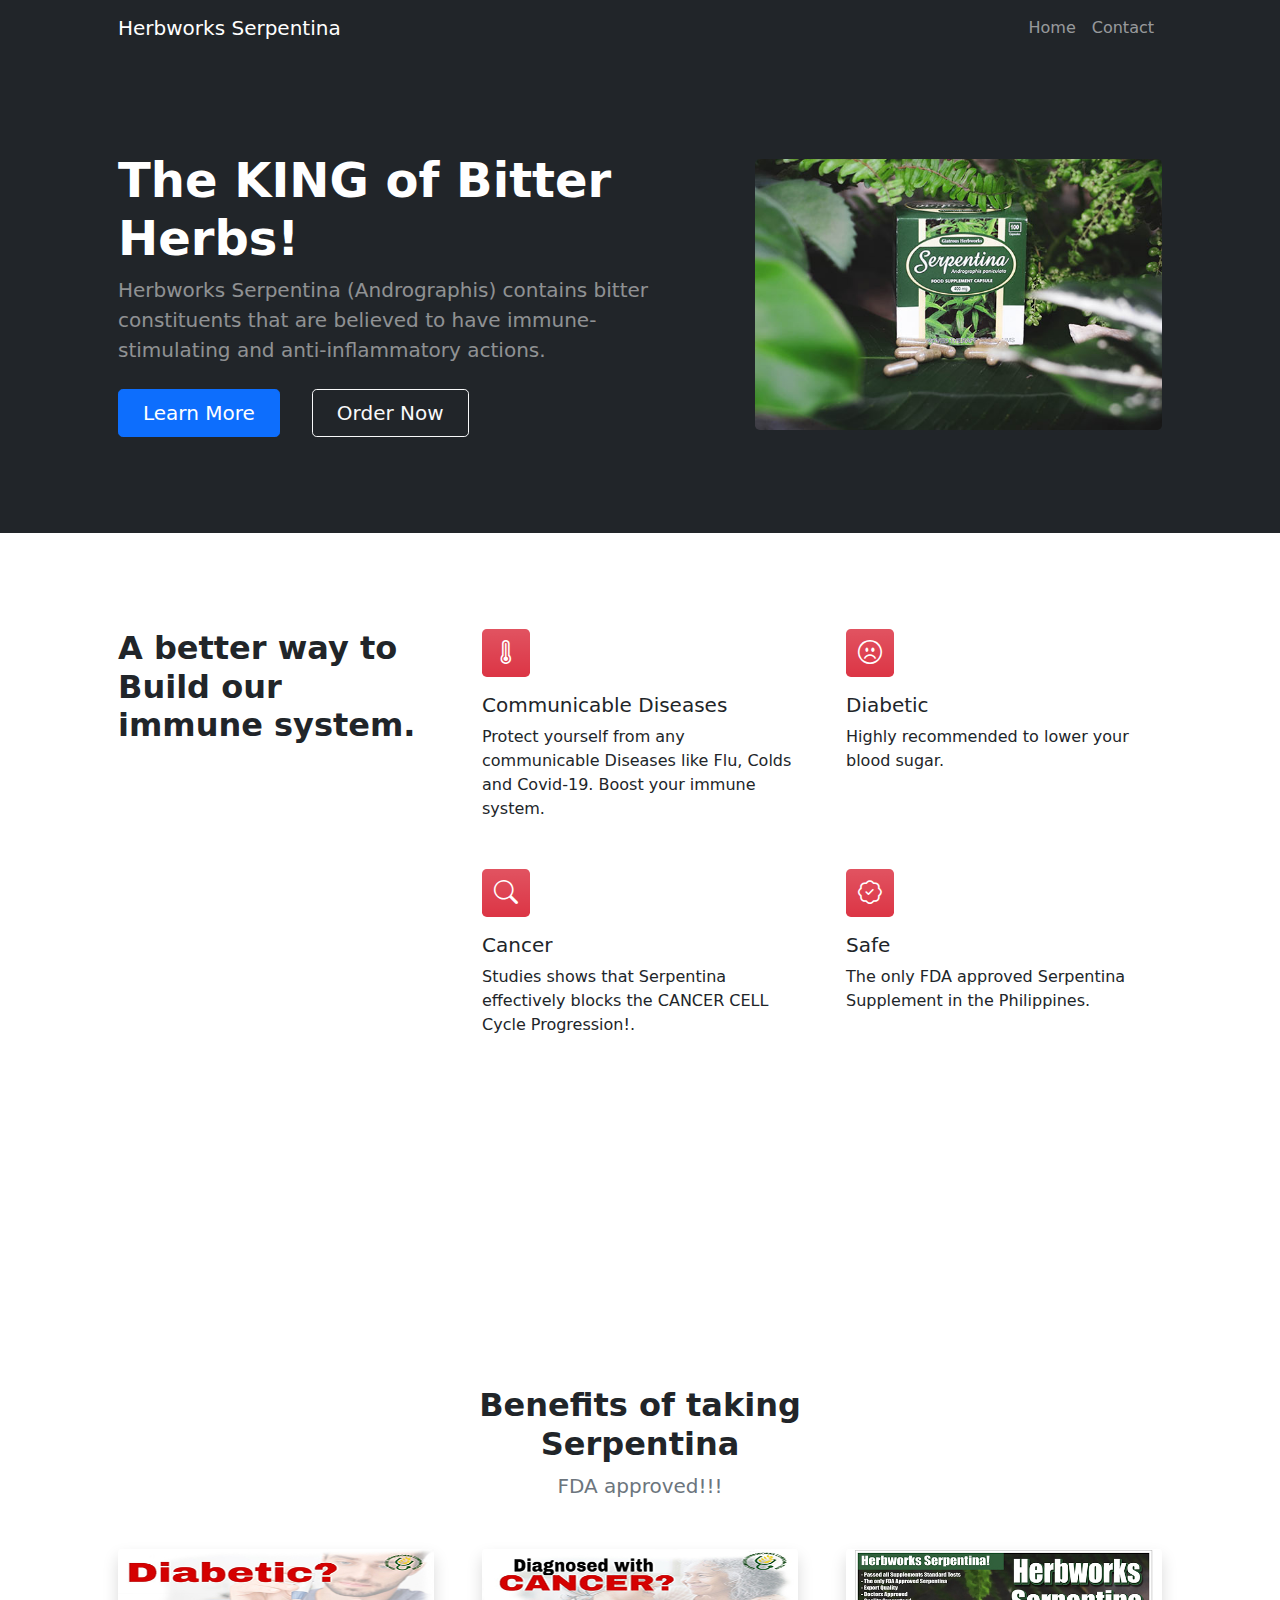
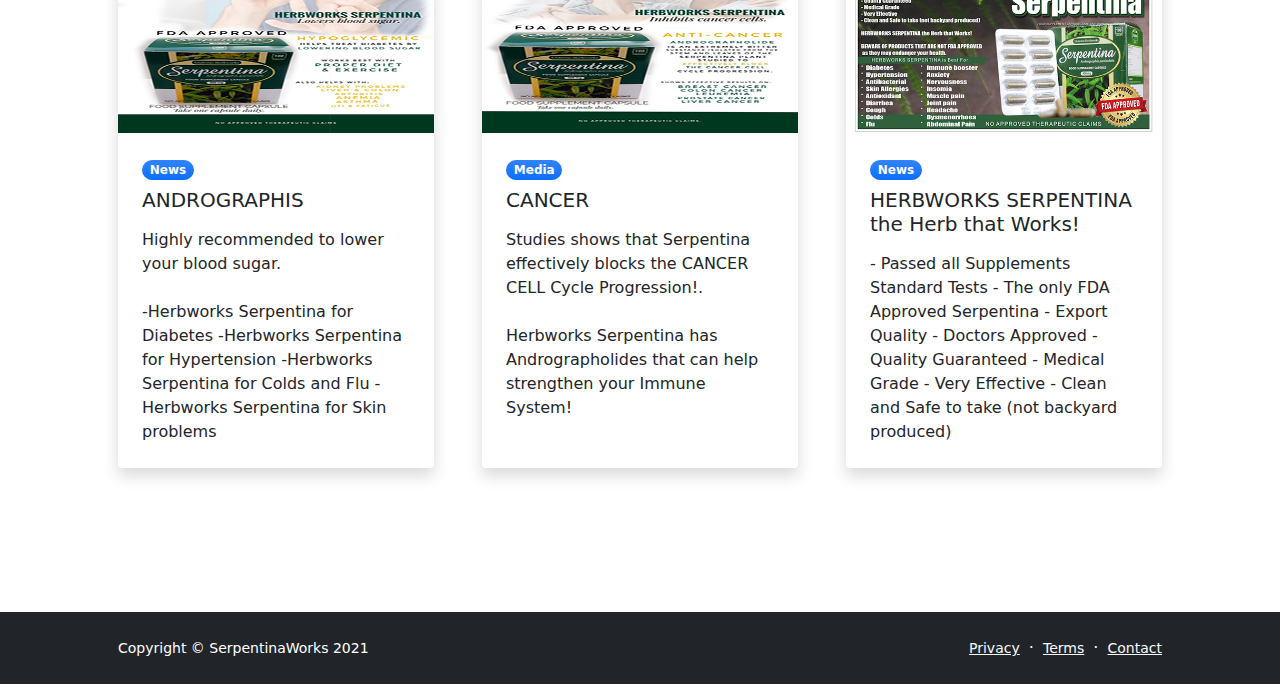
<file: index.html>
<!DOCTYPE html>
<html lang="en">
    <head>
        <meta charset="utf-8" />
        <meta name="viewport" content="width=device-width, initial-scale=1, shrink-to-fit=no" />
        <meta name="description" content="" />
        <meta name="author" content="" />
        <title>Serpentina Herbal Works</title>
        <!-- Favicon-->
        <link rel="icon" type="image/x-icon" href="assets/favicon.ico" />
        <!-- Bootstrap icons-->
        <link href="https://cdn.jsdelivr.net/npm/bootstrap-icons@1.5.0/font/bootstrap-icons.css" rel="stylesheet" />
        <!-- Core theme CSS (includes Bootstrap)-->
        <link href="css/styles.css" rel="stylesheet" />
    </head>
    <body class="d-flex flex-column h-100">
        <main class="flex-shrink-0">
            <!-- Navigation-->
            <nav class="navbar navbar-expand-lg navbar-dark bg-dark">
                <div class="container px-5">
                    <a class="navbar-brand" href="index.html">Herbworks Serpentina</a>
               <button class="navbar-toggler" type="button" data-bs-toggle="collapse" data-bs-target="#navbarSupportedContent" aria-controls="navbarSupportedContent" aria-expanded="false" aria-label="Toggle navigation"><span class="navbar-toggler-icon"></span></button>
                    <div class="collapse navbar-collapse" id="navbarSupportedContent">
                        <ul class="navbar-nav ms-auto mb-2 mb-lg-0">
                            <li class="nav-item"><a class="nav-link" href="index.html">Home</a></li>
                               <li class="nav-item"><a class="nav-link" href="contact.html">Contact</a></li>
                            <!-- <li class="nav-item"><a class="nav-link" href="about.html">About</a></li>
                            <li class="nav-item"><a class="nav-link" href="pricing.html">Pricing</a></li>
                            <li class="nav-item"><a class="nav-link" href="faq.html">FAQ</a></li>
                            <li class="nav-item dropdown">
                                <a class="nav-link dropdown-toggle" id="navbarDropdownBlog" href="#" role="button" data-bs-toggle="dropdown" aria-expanded="false">Blog</a>
                                <ul class="dropdown-menu dropdown-menu-end" aria-labelledby="navbarDropdownBlog">
                                    <li><a class="dropdown-item" href="blog-home.html">Blog Home</a></li>
                                    <li><a class="dropdown-item" href="blog-post.html">Blog Post</a></li>
                                </ul>
                            </li>
                            <li class="nav-item dropdown">
                                <a class="nav-link dropdown-toggle" id="navbarDropdownPortfolio" href="#" role="button" data-bs-toggle="dropdown" aria-expanded="false">Portfolio</a>
                                <ul class="dropdown-menu dropdown-menu-end" aria-labelledby="navbarDropdownPortfolio">
                                    <li><a class="dropdown-item" href="portfolio-overview.html">Portfolio Overview</a></li>
                                    <li><a class="dropdown-item" href="portfolio-item.html">Portfolio Item</a></li>
                                </ul>
                            </li> -->
                        </ul>
                    </div> 
                </div>
            </nav>
            <!-- Header-->
            <header class="bg-dark py-5 backcover">
                <div class="container px-5">
                    <div class="row gx-5 align-items-center justify-content-center">
                        <div class="col-lg-8 col-xl-7 col-xxl-6">
                            <div class="my-5 text-center text-xl-start">
                                <h1 class="display-5 fw-bolder text-white mb-2">The KING of Bitter Herbs!</h1>
                                <p class="texter lead fw-normal text-white-50 mb-4">Herbworks Serpentina (Andrographis) contains bitter constituents that are believed to have immune-stimulating and anti-inflammatory actions.</p>
                                <div class="d-grid gap-3 d-sm-flex justify-content-sm-center justify-content-xl-start">
                                    <a class="btn btn-primary btn-lg px-4 me-sm-3" href="#features">Learn More</a>
                                    <a class="btn btn-outline-light btn-lg px-4" href="https://www.facebook.com/Serpentina-Works-103692525379526/">Order Now</a>
                                </div>
                            </div>
                        </div>
                        <div class="col-xl-5 col-xxl-6 d-none d-xl-block text-center"><img class="img-fluid rounded-3 my-5" src="images/hero1.jpg" alt="..." /></div>
                    </div>
                </div>
            </header>
            <!-- Features section-->
            <section class="py-5" id="features">
                <div class="container px-5 my-5">
                    <div class="row gx-5">
                        <div class="col-lg-4 mb-5 mb-lg-0"><h2 class="fw-bolder mb-0">A better way to Build our immune system.</h2></div>
                        <div class="col-lg-8">
                            <div class="row gx-5 row-cols-1 row-cols-md-2">
                                <div class="col mb-5 h-100">
                                    <div class="feature bg-danger bg-gradient text-white rounded-3 mb-3"><i class="bi bi-thermometer-high"></i></div>
                                    <h2 class="h5">Communicable Diseases</h2>
                                    <p class="mb-0">Protect yourself from any communicable Diseases like Flu, Colds and Covid-19. Boost your immune system.</p>
                                </div>
                                <div class="col mb-5 h-100">
                                    <div class="feature bg-danger bg-gradient text-white rounded-3 mb-3"><i class="bi bi-emoji-frown"></i></div>
                                    <h2 class="h5">Diabetic</h2>
                                    <p class="mb-0">Highly recommended to lower your blood sugar.</p>
                                </div>
                                <div class="col mb-5 mb-md-0 h-100">
                                    <div class="feature bg-danger bg-gradient text-white rounded-3 mb-3"><i class="bi bi-search"></i></div>
                                    <h2 class="h5">Cancer</h2>
                                    <p class="mb-0">Studies shows that Serpentina effectively blocks the CANCER CELL Cycle Progression!.</p>
                                </div>
                                <div class="col h-100">
                                    <div class="feature bg-danger bg-gradient text-white rounded-3 mb-3"><i class="bi bi-patch-check"></i></div>
                                    <h2 class="h5">Safe</h2>
                                    <p class="mb-0">The only FDA approved Serpentina Supplement in the Philippines.</p>
                                </div>
                            </div>
                        </div>
                    </div>
                </div>
            </section>
            <!-- Testimonial section-->
            <div class="bg-light"></div>

                    <div class="row">
                        <div class="embed-responsive embed-responsive-16by9 col-xs-12 text-center">
                            <iframe class="embed-responsive-item" src="https://www.youtube.com/embed/hE8LBIeJ6eQ"></iframe>
                          </div>
                    </div>

            </div>
            <!-- Blog preview section-->
            <section class="py-5">
                <div class="container px-5 my-5">
                    <div class="row gx-5 justify-content-center">
                        <div class="col-lg-8 col-xl-6">
                            <div class="text-center">
                                <h2 class="fw-bolder">Benefits of taking Serpentina</h2>
                                <p class="lead fw-normal text-muted mb-5">FDA approved!!!</p>
                            </div>
                        </div>
                    </div>
                    <div class="row gx-5">
                        <div class="col-lg-4 mb-5">
                            <div class="card h-100 shadow border-0">
                                <img class="card-img-top" src="images/diabetic.jpg" alt="..." />
                                <div class="card-body p-4">
                                    <div class="badge bg-primary bg-gradient rounded-pill mb-2">News</div>
                                    <a class="text-decoration-none link-dark stretched-link" href="#!"><h5 class="card-title mb-3">ANDROGRAPHIS</h5></a>
                                    <p class="card-text mb-0">Highly recommended to lower your blood sugar. 
                                        <br><br>
                                        -Herbworks Serpentina for Diabetes
                                        -Herbworks Serpentina for Hypertension
                                        -Herbworks Serpentina for Colds and Flu
                                        -Herbworks Serpentina for Skin problems
                                    </p>
                                </div>
                                <!-- <div class="card-footer p-4 pt-0 bg-transparent border-top-0">
                                    <div class="d-flex align-items-end justify-content-between">
                                        <div class="d-flex align-items-center">
                                            <img class="rounded-circle me-3" src="https://dummyimage.com/40x40/ced4da/6c757d" alt="..." />
                                            <div class="small">
                                                <div class="fw-bold">Kelly Rowan</div>
                                                <div class="text-muted">March 12, 2021 &middot; 6 min read</div>
                                            </div>
                                        </div>
                                    </div>
                                </div> -->
                            </div>
                        </div>
                        <div class="col-lg-4 mb-5">
                            <div class="card h-100 shadow border-0">
                                <img class="card-img-top" src="images/cancer.jpg" alt="..." />
                                <div class="card-body p-4">
                                    <div class="badge bg-primary bg-gradient rounded-pill mb-2">Media</div>
                                    <a class="text-decoration-none link-dark stretched-link" href="#!"><h5 class="card-title mb-3">CANCER </h5></a>
                                    <p class="card-text mb-0">Studies shows that Serpentina effectively blocks the CANCER CELL Cycle Progression!.
                                        <br><br>
                                        Herbworks Serpentina has  Andrographolides that can help strengthen your Immune System!
                                    </p>
                                </div>
                                <!-- <div class="card-footer p-4 pt-0 bg-transparent border-top-0">
                                    <div class="d-flex align-items-end justify-content-between">
                                        <div class="d-flex align-items-center">
                                            <img class="rounded-circle me-3" src="https://dummyimage.com/40x40/ced4da/6c757d" alt="..." />
                                            <div class="small">
                                                <div class="fw-bold">Josiah Barclay</div>
                                                <div class="text-muted">March 23, 2021 &middot; 4 min read</div>
                                            </div>
                                        </div>
                                    </div>
                                </div> -->
                            </div>
                        </div>
                        <div class="col-lg-4 mb-5">
                            <div class="card h-100 shadow border-0">
                                <img class="card-img-top" src="images/works.jpg" alt="..." />
                                <div class="card-body p-4">
                                    <div class="badge bg-primary bg-gradient rounded-pill mb-2">News</div>
                                    <a class="text-decoration-none link-dark stretched-link" href="#!"><h5 class="card-title mb-3">HERBWORKS SERPENTINA the Herb that Works! </h5></a>
                                    <p class="card-text mb-0">- Passed all Supplements Standard Tests
                                        - The only FDA Approved Serpentina 
                                        - Export Quality 
                                        - Doctors Approved 
                                        - Quality Guaranteed
                                        - Medical Grade
                                        - Very Effective
                                        - Clean and Safe to take (not backyard produced)</p>
                                </div>
                                <!-- <div class="card-footer p-4 pt-0 bg-transparent border-top-0">
                                    <div class="d-flex align-items-end justify-content-between">
                                        <div class="d-flex align-items-center">
                                            <img class="rounded-circle me-3" src="https://dummyimage.com/40x40/ced4da/6c757d" alt="..." />
                                            <div class="small">
                                                <div class="fw-bold">Evelyn Martinez</div>
                                                <div class="text-muted">April 2, 2021 &middot; 10 min read</div>
                                            </div>
                                        </div>
                                    </div>
                                </div> -->
                            </div>
                        </div>
                    </div>
                    <!-- Call to action-->
                    <!-- <aside class="bg-primary bg-gradient rounded-3 p-4 p-sm-5 mt-5">
                        <div class="d-flex align-items-center justify-content-between flex-column flex-xl-row text-center text-xl-start">
                            <div class="mb-4 mb-xl-0">
                                <div class="fs-3 fw-bold text-white">New products, delivered to you.</div>
                                <div class="text-white-50">Sign up for our newsletter for the latest updates.</div>
                            </div>
                            <div class="ms-xl-4">
                                <div class="input-group mb-2">
                                    <input class="form-control" type="text" placeholder="Email address..." aria-label="Email address..." aria-describedby="button-newsletter" />
                                    <button class="btn btn-outline-light" id="button-newsletter" type="button">Sign up</button>
                                </div>
                                <div class="small text-white-50">We care about privacy, and will never share your data.</div>
                            </div>
                        </div>
                    </aside> -->
                </div>
            </section>
        </main>
        <!-- Footer-->
        <footer class="bg-dark py-4 mt-auto">
            <div class="container px-5">
                <div class="row align-items-center justify-content-between flex-column flex-sm-row">
                    <div class="col-auto"><div class="small m-0 text-white">Copyright &copy; SerpentinaWorks 2021</div></div>
                    <div class="col-auto">
                        <a class="link-light small" href="#!">Privacy</a>
                        <span class="text-white mx-1">&middot;</span>
                        <a class="link-light small" href="#!">Terms</a>
                        <span class="text-white mx-1">&middot;</span>
                        <a class="link-light small" href="contact.html">Contact</a>
                    </div>
                </div>
            </div>
        </footer>
        <!-- Bootstrap core JS-->
        <script src="https://cdn.jsdelivr.net/npm/bootstrap@5.1.0/dist/js/bootstrap.bundle.min.js"></script>
        <!-- Core theme JS-->
        <script src="js/scripts.js"></script>
    </body>
</html>
</file>
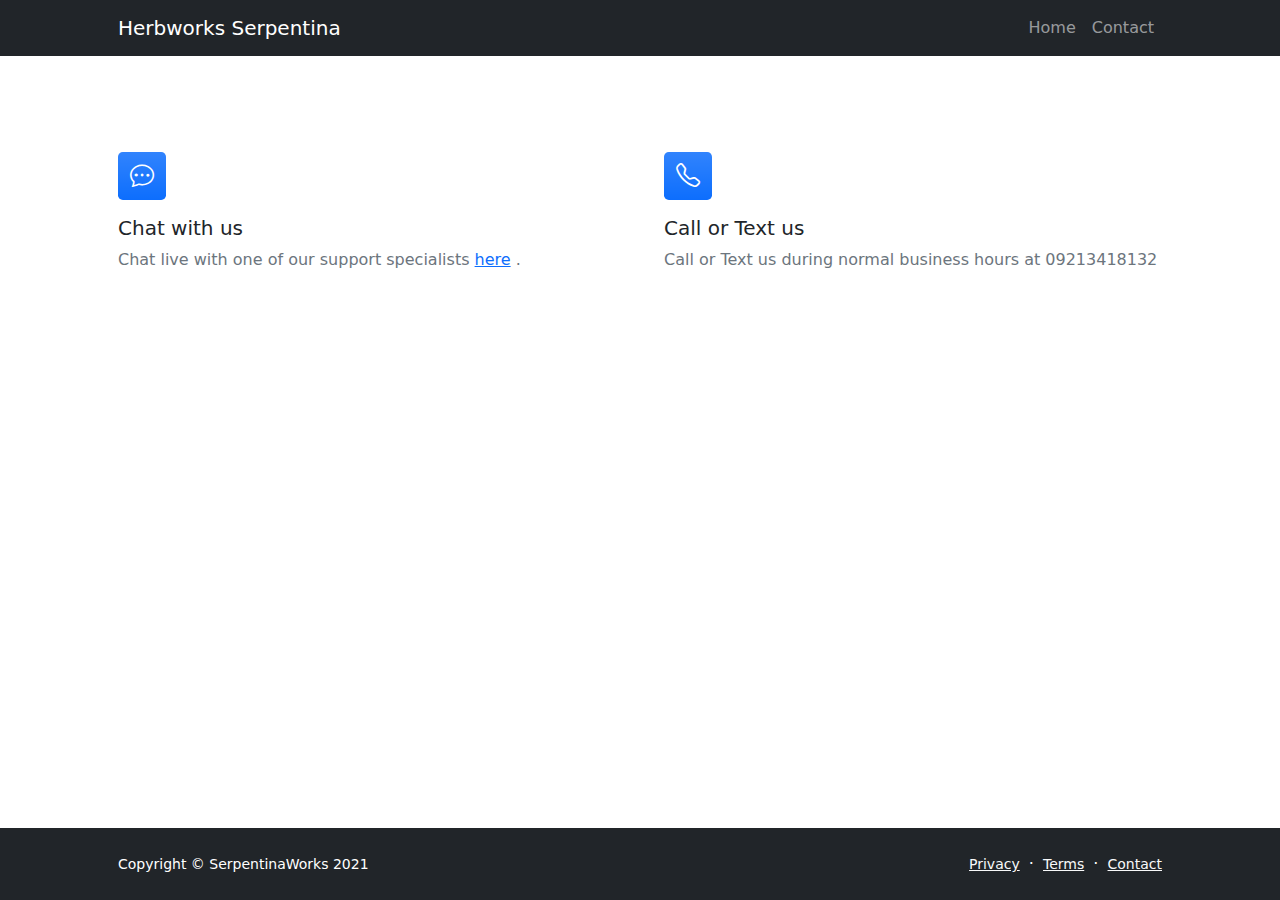
<file: contact.html>
<!DOCTYPE html>
<html lang="en">
    <head>
        <meta charset="utf-8" />
        <meta name="viewport" content="width=device-width, initial-scale=1, shrink-to-fit=no" />
        <meta name="description" content />
        <meta name="author" content />
        <title>Serpentina Herbal Works</title>
        <!-- Favicon-->
        <link rel="icon" type="image/x-icon" href="assets/favicon.ico" />
        <!-- Bootstrap icons-->
        <link href="https://cdn.jsdelivr.net/npm/bootstrap-icons@1.5.0/font/bootstrap-icons.css" rel="stylesheet" />
        <!-- Core theme CSS (includes Bootstrap)-->
        <link href="css/styles.css" rel="stylesheet" />
    </head>
    <body class="d-flex flex-column">
        <main class="flex-shrink-0">
            <!-- Navigation-->
            <nav class="navbar navbar-expand-lg navbar-dark bg-dark">
                <div class="container px-5">
                    <a class="navbar-brand" href="index.html">Herbworks Serpentina</a>
                   <button class="navbar-toggler" type="button" data-bs-toggle="collapse" data-bs-target="#navbarSupportedContent" aria-controls="navbarSupportedContent" aria-expanded="false" aria-label="Toggle navigation"><span class="navbar-toggler-icon"></span></button>
                   <div class="collapse navbar-collapse" id="navbarSupportedContent">
                    <ul class="navbar-nav ms-auto mb-2 mb-lg-0">
                        <li class="nav-item"><a class="nav-link" href="index.html">Home</a></li>
                           <li class="nav-item"><a class="nav-link" href="contact.html">Contact</a></li>
                        <!-- <li class="nav-item"><a class="nav-link" href="about.html">About</a></li>
                        <li class="nav-item"><a class="nav-link" href="pricing.html">Pricing</a></li>
                        <li class="nav-item"><a class="nav-link" href="faq.html">FAQ</a></li>
                        <li class="nav-item dropdown">
                            <a class="nav-link dropdown-toggle" id="navbarDropdownBlog" href="#" role="button" data-bs-toggle="dropdown" aria-expanded="false">Blog</a>
                            <ul class="dropdown-menu dropdown-menu-end" aria-labelledby="navbarDropdownBlog">
                                <li><a class="dropdown-item" href="blog-home.html">Blog Home</a></li>
                                <li><a class="dropdown-item" href="blog-post.html">Blog Post</a></li>
                            </ul>
                        </li>
                        <li class="nav-item dropdown">
                            <a class="nav-link dropdown-toggle" id="navbarDropdownPortfolio" href="#" role="button" data-bs-toggle="dropdown" aria-expanded="false">Portfolio</a>
                            <ul class="dropdown-menu dropdown-menu-end" aria-labelledby="navbarDropdownPortfolio">
                                <li><a class="dropdown-item" href="portfolio-overview.html">Portfolio Overview</a></li>
                                <li><a class="dropdown-item" href="portfolio-item.html">Portfolio Item</a></li>
                            </ul>
                        </li> -->
                    </ul>
                </div> 
                </div>
            </nav>
            <!-- Page content-->
            <section class="py-5">
                <div class="container px-5">
                    <!-- Contact form-->
                    <!-- <div class="bg-light rounded-3 py-5 px-4 px-md-5 mb-5">
                        <div class="text-center mb-5">
                            <div class="feature bg-primary bg-gradient text-white rounded-3 mb-3"><i class="bi bi-envelope"></i></div>
                            <h1 class="fw-bolder">Get in touch</h1>
                            <p class="lead fw-normal text-muted mb-0">We'd love to hear from you</p>
                        </div>
                        <div class="row gx-5 justify-content-center">
                            <div class="col-lg-8 col-xl-6">
                                <form id="contactForm" data-sb-form-api-token="API_TOKEN">
                                    <div class="form-floating mb-3">
                                        <input class="form-control" id="name" type="text" placeholder="Enter your name..." data-sb-validations="required" />
                                        <label for="name">Full name</label>
                                        <div class="invalid-feedback" data-sb-feedback="name:required">A name is required.</div>
                                    </div>
                                    <div class="form-floating mb-3">
                                        <input class="form-control" id="email" type="email" placeholder="name@example.com" data-sb-validations="required,email" />
                                        <label for="email">Email address</label>
                                        <div class="invalid-feedback" data-sb-feedback="email:required">An email is required.</div>
                                        <div class="invalid-feedback" data-sb-feedback="email:email">Email is not valid.</div>
                                    </div>
                                    <div class="form-floating mb-3">
                                        <input class="form-control" id="phone" type="tel" placeholder="(123) 456-7890" data-sb-validations="required" />
                                        <label for="phone">Phone number</label>
                                        <div class="invalid-feedback" data-sb-feedback="phone:required">A phone number is required.</div>
                                    </div>
                                    <div class="form-floating mb-3">
                                        <textarea class="form-control" id="message" type="text" placeholder="Enter your message here..." style="height: 10rem" data-sb-validations="required"></textarea>
                                        <label for="message">Message</label>
                                        <div class="invalid-feedback" data-sb-feedback="message:required">A message is required.</div>
                                    </div>
                                  
                                    <div class="d-none" id="submitSuccessMessage">
                                        <div class="text-center mb-3">
                                            <div class="fw-bolder">Form submission successful!</div>
                                            To activate this form, sign up at
                                            <br />
                                            <a href="https://startbootstrap.com/solution/contact-forms">https://startbootstrap.com/solution/contact-forms</a>
                                        </div>
                                    </div>
                                   
                                    <div class="d-none" id="submitErrorMessage"><div class="text-center text-danger mb-3">Error sending message!</div></div>
                                    <div class="d-grid"><button class="btn btn-primary btn-lg disabled" id="submitButton" type="submit">Submit</button></div>
                                </form>
                            </div>
                        </div>
                    </div> -->
                    <!-- Contact cards-->
                    <div class="row gx-5 py-5">
                        <div class="col">
                            <div class="feature bg-primary bg-gradient text-white rounded-3 mb-3" ><i class="bi bi-chat-dots" ></i></div>
                            <div class="h5 mb-2">Chat with us</div>
                            <p class="text-muted mb-0">Chat live with one of our support specialists <a href="https://www.facebook.com/Serpentina-Works-103692525379526/">here</a> .</p>
                        </div>
                        <!-- <div class="col">
                            <div class="feature bg-primary bg-gradient text-white rounded-3 mb-3"><i class="bi bi-people"></i></div>
                            <div class="h5">Ask the community</div>
                            <p class="text-muted mb-0">Explore our community forums and communicate with other users.</p>
                        </div>
                        <div class="col">
                            <div class="feature bg-primary bg-gradient text-white rounded-3 mb-3"><i class="bi bi-question-circle"></i></div>
                            <div class="h5">Support center</div>
                            <p class="text-muted mb-0">Browse FAQ's and support articles to find solutions.</p>
                        </div> -->
                        <div class="col">
                            <div class="feature bg-primary bg-gradient text-white rounded-3 mb-3"><i class="bi bi-telephone"></i></div>
                            <div class="h5">Call or Text us</div>
                            <p class="text-muted mb-0">Call or Text us during normal business hours at 09213418132</p>
                        </div>
                    </div>
                </div>
            </section>
        </main>
        <!-- Footer-->
        <footer class="bg-dark py-4 mt-auto">
            <div class="container px-5">
                <div class="row align-items-center justify-content-between flex-column flex-sm-row">
                    <div class="col-auto"><div class="small m-0 text-white">Copyright &copy; SerpentinaWorks 2021</div></div>
                    <div class="col-auto">
                        <a class="link-light small" href="#!">Privacy</a>
                        <span class="text-white mx-1">&middot;</span>
                        <a class="link-light small" href="#!">Terms</a>
                        <span class="text-white mx-1">&middot;</span>
                        <a class="link-light small" href="#!">Contact</a>
                    </div>
                </div>
            </div>
        </footer>
        <!-- Bootstrap core JS-->
        <script src="https://cdn.jsdelivr.net/npm/bootstrap@5.1.0/dist/js/bootstrap.bundle.min.js"></script>
        <!-- Core theme JS-->
        <script src="js/scripts.js"></script>
        <!-- * * * * * * * * * * * * * * * * * * * * * * * * * * * * * * * * * * * * * * * *-->
        <!-- * *                               SB Forms JS                               * *-->
        <!-- * * Activate your form at https://startbootstrap.com/solution/contact-forms * *-->
        <!-- * * * * * * * * * * * * * * * * * * * * * * * * * * * * * * * * * * * * * * * *-->
        <script src="https://cdn.startbootstrap.com/sb-forms-latest.js"></script>
    </body>
</html>
</file>
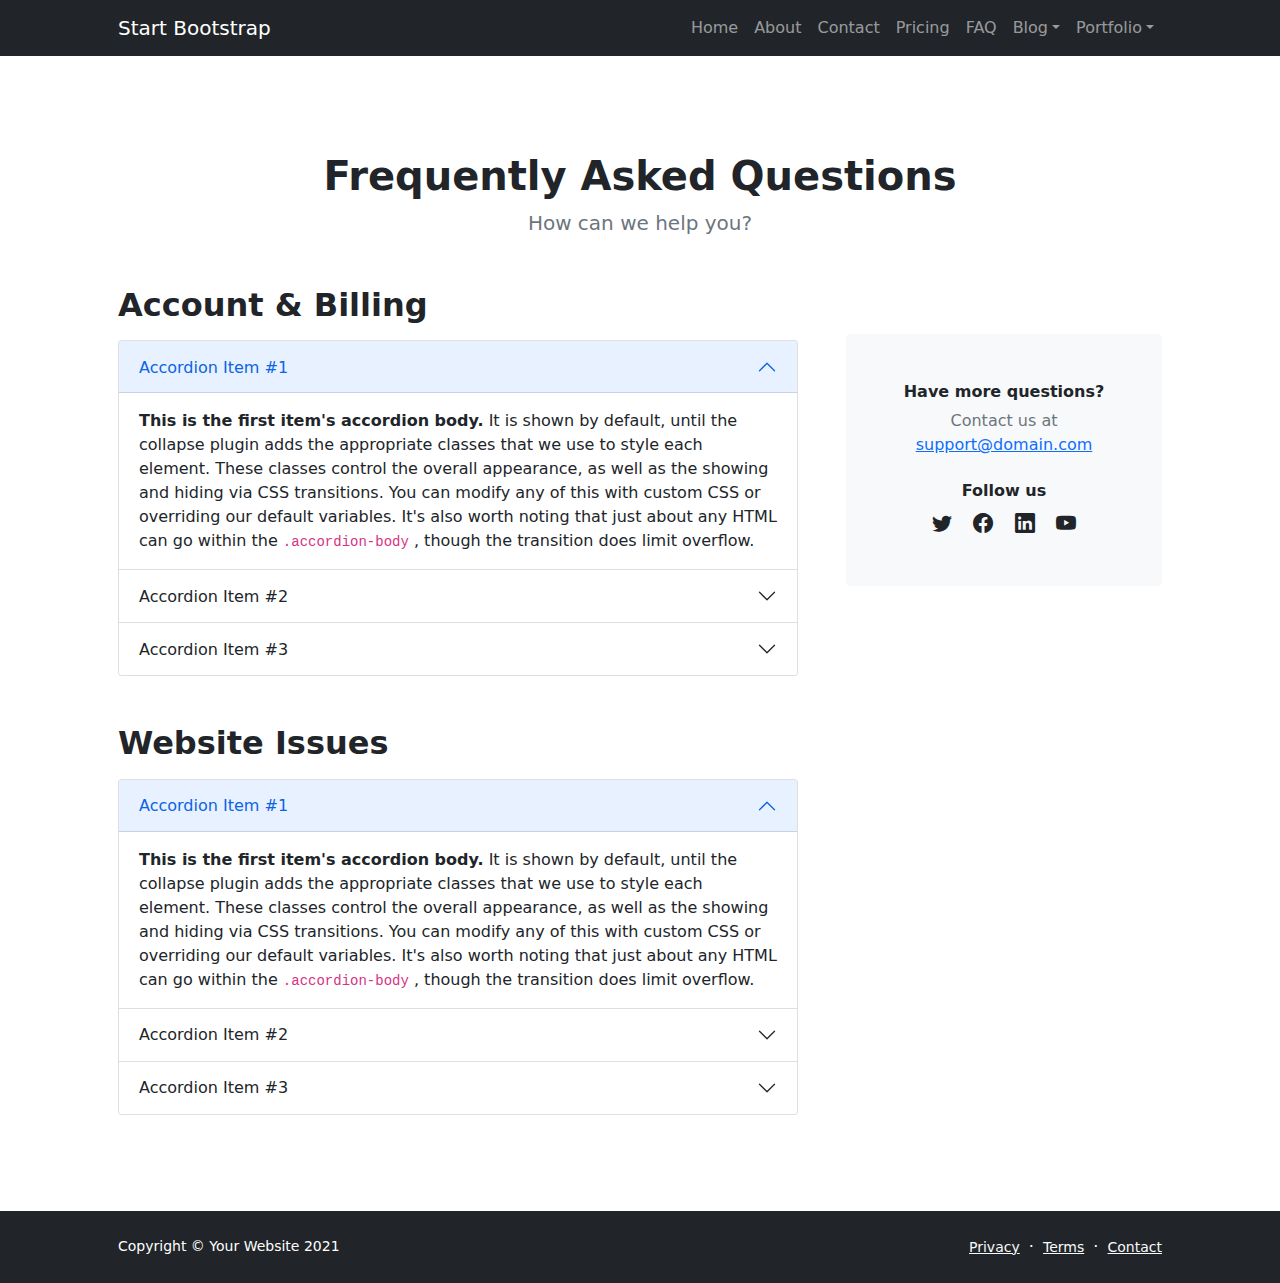
<file: faq.html>
<!DOCTYPE html>
<html lang="en">
    <head>
        <meta charset="utf-8" />
        <meta name="viewport" content="width=device-width, initial-scale=1, shrink-to-fit=no" />
        <meta name="description" content="" />
        <meta name="author" content="" />
        <title>Modern Business - Start Bootstrap Template</title>
        <!-- Favicon-->
        <link rel="icon" type="image/x-icon" href="assets/favicon.ico" />
        <!-- Bootstrap icons-->
        <link href="https://cdn.jsdelivr.net/npm/bootstrap-icons@1.5.0/font/bootstrap-icons.css" rel="stylesheet" />
        <!-- Core theme CSS (includes Bootstrap)-->
        <link href="css/styles.css" rel="stylesheet" />
    </head>
    <body class="d-flex flex-column h-100">
        <main class="flex-shrink-0">
            <!-- Navigation-->
            <nav class="navbar navbar-expand-lg navbar-dark bg-dark">
                <div class="container px-5">
                    <a class="navbar-brand" href="index.html">Start Bootstrap</a>
                    <button class="navbar-toggler" type="button" data-bs-toggle="collapse" data-bs-target="#navbarSupportedContent" aria-controls="navbarSupportedContent" aria-expanded="false" aria-label="Toggle navigation"><span class="navbar-toggler-icon"></span></button>
                    <div class="collapse navbar-collapse" id="navbarSupportedContent">
                        <ul class="navbar-nav ms-auto mb-2 mb-lg-0">
                            <li class="nav-item"><a class="nav-link" href="index.html">Home</a></li>
                            <li class="nav-item"><a class="nav-link" href="about.html">About</a></li>
                            <li class="nav-item"><a class="nav-link" href="contact.html">Contact</a></li>
                            <li class="nav-item"><a class="nav-link" href="pricing.html">Pricing</a></li>
                            <li class="nav-item"><a class="nav-link" href="faq.html">FAQ</a></li>
                            <li class="nav-item dropdown">
                                <a class="nav-link dropdown-toggle" id="navbarDropdownBlog" href="#" role="button" data-bs-toggle="dropdown" aria-expanded="false">Blog</a>
                                <ul class="dropdown-menu dropdown-menu-end" aria-labelledby="navbarDropdownBlog">
                                    <li><a class="dropdown-item" href="blog-home.html">Blog Home</a></li>
                                    <li><a class="dropdown-item" href="blog-post.html">Blog Post</a></li>
                                </ul>
                            </li>
                            <li class="nav-item dropdown">
                                <a class="nav-link dropdown-toggle" id="navbarDropdownPortfolio" href="#" role="button" data-bs-toggle="dropdown" aria-expanded="false">Portfolio</a>
                                <ul class="dropdown-menu dropdown-menu-end" aria-labelledby="navbarDropdownPortfolio">
                                    <li><a class="dropdown-item" href="portfolio-overview.html">Portfolio Overview</a></li>
                                    <li><a class="dropdown-item" href="portfolio-item.html">Portfolio Item</a></li>
                                </ul>
                            </li>
                        </ul>
                    </div>
                </div>
            </nav>
            <!-- Page Content-->
            <section class="py-5">
                <div class="container px-5 my-5">
                    <div class="text-center mb-5">
                        <h1 class="fw-bolder">Frequently Asked Questions</h1>
                        <p class="lead fw-normal text-muted mb-0">How can we help you?</p>
                    </div>
                    <div class="row gx-5">
                        <div class="col-xl-8">
                            <!-- FAQ Accordion 1-->
                            <h2 class="fw-bolder mb-3">Account &amp; Billing</h2>
                            <div class="accordion mb-5" id="accordionExample">
                                <div class="accordion-item">
                                    <h3 class="accordion-header" id="headingOne"><button class="accordion-button" type="button" data-bs-toggle="collapse" data-bs-target="#collapseOne" aria-expanded="true" aria-controls="collapseOne">Accordion Item #1</button></h3>
                                    <div class="accordion-collapse collapse show" id="collapseOne" aria-labelledby="headingOne" data-bs-parent="#accordionExample">
                                        <div class="accordion-body">
                                            <strong>This is the first item's accordion body.</strong>
                                            It is shown by default, until the collapse plugin adds the appropriate classes that we use to style each element. These classes control the overall appearance, as well as the showing and hiding via CSS transitions. You can modify any of this with custom CSS or overriding our default variables. It's also worth noting that just about any HTML can go within the
                                            <code>.accordion-body</code>
                                            , though the transition does limit overflow.
                                        </div>
                                    </div>
                                </div>
                                <div class="accordion-item">
                                    <h3 class="accordion-header" id="headingTwo"><button class="accordion-button collapsed" type="button" data-bs-toggle="collapse" data-bs-target="#collapseTwo" aria-expanded="false" aria-controls="collapseTwo">Accordion Item #2</button></h3>
                                    <div class="accordion-collapse collapse" id="collapseTwo" aria-labelledby="headingTwo" data-bs-parent="#accordionExample">
                                        <div class="accordion-body">
                                            <strong>This is the second item's accordion body.</strong>
                                            It is hidden by default, until the collapse plugin adds the appropriate classes that we use to style each element. These classes control the overall appearance, as well as the showing and hiding via CSS transitions. You can modify any of this with custom CSS or overriding our default variables. It's also worth noting that just about any HTML can go within the
                                            <code>.accordion-body</code>
                                            , though the transition does limit overflow.
                                        </div>
                                    </div>
                                </div>
                                <div class="accordion-item">
                                    <h3 class="accordion-header" id="headingThree"><button class="accordion-button collapsed" type="button" data-bs-toggle="collapse" data-bs-target="#collapseThree" aria-expanded="false" aria-controls="collapseThree">Accordion Item #3</button></h3>
                                    <div class="accordion-collapse collapse" id="collapseThree" aria-labelledby="headingThree" data-bs-parent="#accordionExample">
                                        <div class="accordion-body">
                                            <strong>This is the third item's accordion body.</strong>
                                            It is hidden by default, until the collapse plugin adds the appropriate classes that we use to style each element. These classes control the overall appearance, as well as the showing and hiding via CSS transitions. You can modify any of this with custom CSS or overriding our default variables. It's also worth noting that just about any HTML can go within the
                                            <code>.accordion-body</code>
                                            , though the transition does limit overflow.
                                        </div>
                                    </div>
                                </div>
                            </div>
                            <!-- FAQ Accordion 2-->
                            <h2 class="fw-bolder mb-3">Website Issues</h2>
                            <div class="accordion mb-5 mb-xl-0" id="accordionExample2">
                                <div class="accordion-item">
                                    <h3 class="accordion-header" id="headingOne"><button class="accordion-button" type="button" data-bs-toggle="collapse" data-bs-target="#collapseOne" aria-expanded="true" aria-controls="collapseOne">Accordion Item #1</button></h3>
                                    <div class="accordion-collapse collapse show" id="collapseOne" aria-labelledby="headingOne" data-bs-parent="#accordionExample2">
                                        <div class="accordion-body">
                                            <strong>This is the first item's accordion body.</strong>
                                            It is shown by default, until the collapse plugin adds the appropriate classes that we use to style each element. These classes control the overall appearance, as well as the showing and hiding via CSS transitions. You can modify any of this with custom CSS or overriding our default variables. It's also worth noting that just about any HTML can go within the
                                            <code>.accordion-body</code>
                                            , though the transition does limit overflow.
                                        </div>
                                    </div>
                                </div>
                                <div class="accordion-item">
                                    <h3 class="accordion-header" id="headingTwo"><button class="accordion-button collapsed" type="button" data-bs-toggle="collapse" data-bs-target="#collapseTwo" aria-expanded="false" aria-controls="collapseTwo">Accordion Item #2</button></h3>
                                    <div class="accordion-collapse collapse" id="collapseTwo" aria-labelledby="headingTwo" data-bs-parent="#accordionExample2">
                                        <div class="accordion-body">
                                            <strong>This is the second item's accordion body.</strong>
                                            It is hidden by default, until the collapse plugin adds the appropriate classes that we use to style each element. These classes control the overall appearance, as well as the showing and hiding via CSS transitions. You can modify any of this with custom CSS or overriding our default variables. It's also worth noting that just about any HTML can go within the
                                            <code>.accordion-body</code>
                                            , though the transition does limit overflow.
                                        </div>
                                    </div>
                                </div>
                                <div class="accordion-item">
                                    <h3 class="accordion-header" id="headingThree"><button class="accordion-button collapsed" type="button" data-bs-toggle="collapse" data-bs-target="#collapseThree" aria-expanded="false" aria-controls="collapseThree">Accordion Item #3</button></h3>
                                    <div class="accordion-collapse collapse" id="collapseThree" aria-labelledby="headingThree" data-bs-parent="#accordionExample2">
                                        <div class="accordion-body">
                                            <strong>This is the third item's accordion body.</strong>
                                            It is hidden by default, until the collapse plugin adds the appropriate classes that we use to style each element. These classes control the overall appearance, as well as the showing and hiding via CSS transitions. You can modify any of this with custom CSS or overriding our default variables. It's also worth noting that just about any HTML can go within the
                                            <code>.accordion-body</code>
                                            , though the transition does limit overflow.
                                        </div>
                                    </div>
                                </div>
                            </div>
                        </div>
                        <div class="col-xl-4">
                            <div class="card border-0 bg-light mt-xl-5">
                                <div class="card-body p-4 py-lg-5">
                                    <div class="d-flex align-items-center justify-content-center">
                                        <div class="text-center">
                                            <div class="h6 fw-bolder">Have more questions?</div>
                                            <p class="text-muted mb-4">
                                                Contact us at
                                                <br />
                                                <a href="#!">support@domain.com</a>
                                            </p>
                                            <div class="h6 fw-bolder">Follow us</div>
                                            <a class="fs-5 px-2 link-dark" href="#!"><i class="bi-twitter"></i></a>
                                            <a class="fs-5 px-2 link-dark" href="#!"><i class="bi-facebook"></i></a>
                                            <a class="fs-5 px-2 link-dark" href="#!"><i class="bi-linkedin"></i></a>
                                            <a class="fs-5 px-2 link-dark" href="#!"><i class="bi-youtube"></i></a>
                                        </div>
                                    </div>
                                </div>
                            </div>
                        </div>
                    </div>
                </div>
            </section>
        </main>
        <!-- Footer-->
        <footer class="bg-dark py-4 mt-auto">
            <div class="container px-5">
                <div class="row align-items-center justify-content-between flex-column flex-sm-row">
                    <div class="col-auto"><div class="small m-0 text-white">Copyright &copy; Your Website 2021</div></div>
                    <div class="col-auto">
                        <a class="link-light small" href="#!">Privacy</a>
                        <span class="text-white mx-1">&middot;</span>
                        <a class="link-light small" href="#!">Terms</a>
                        <span class="text-white mx-1">&middot;</span>
                        <a class="link-light small" href="#!">Contact</a>
                    </div>
                </div>
            </div>
        </footer>
        <!-- Bootstrap core JS-->
        <script src="https://cdn.jsdelivr.net/npm/bootstrap@5.1.0/dist/js/bootstrap.bundle.min.js"></script>
        <!-- Core theme JS-->
        <script src="js/scripts.js"></script>
    </body>
</html>
</file>
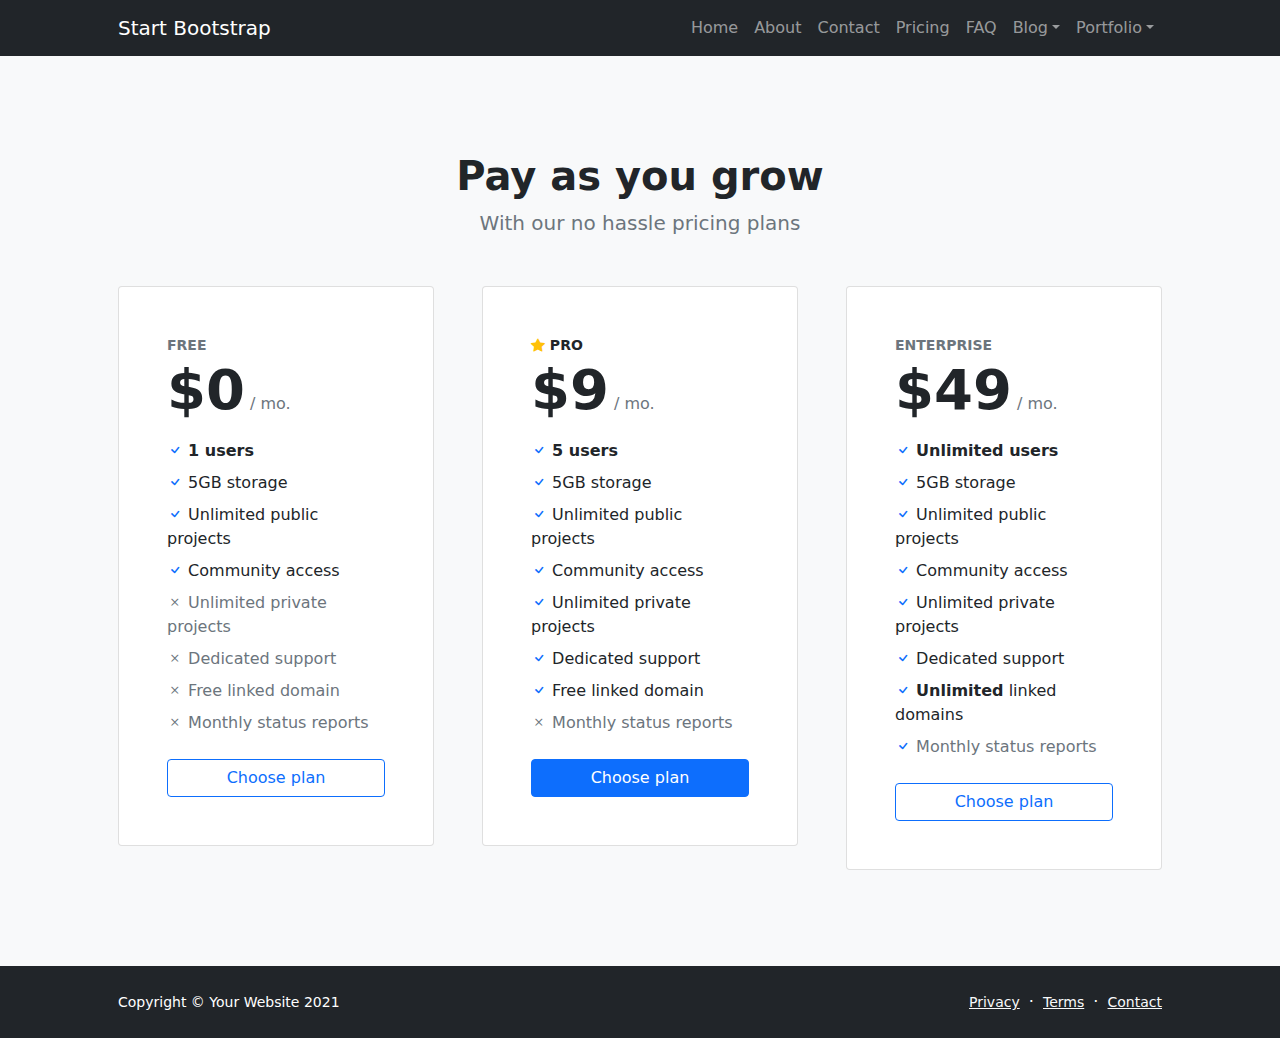
<file: pricing.html>
<!DOCTYPE html>
<html lang="en">
    <head>
        <meta charset="utf-8" />
        <meta name="viewport" content="width=device-width, initial-scale=1, shrink-to-fit=no" />
        <meta name="description" content="" />
        <meta name="author" content="" />
        <title>Modern Business - Start Bootstrap Template</title>
        <!-- Favicon-->
        <link rel="icon" type="image/x-icon" href="assets/favicon.ico" />
        <!-- Bootstrap icons-->
        <link href="https://cdn.jsdelivr.net/npm/bootstrap-icons@1.5.0/font/bootstrap-icons.css" rel="stylesheet" />
        <!-- Core theme CSS (includes Bootstrap)-->
        <link href="css/styles.css" rel="stylesheet" />
    </head>
    <body class="d-flex flex-column">
        <main class="flex-shrink-0">
            <!-- Navigation-->
            <nav class="navbar navbar-expand-lg navbar-dark bg-dark">
                <div class="container px-5">
                    <a class="navbar-brand" href="index.html">Start Bootstrap</a>
                    <button class="navbar-toggler" type="button" data-bs-toggle="collapse" data-bs-target="#navbarSupportedContent" aria-controls="navbarSupportedContent" aria-expanded="false" aria-label="Toggle navigation"><span class="navbar-toggler-icon"></span></button>
                    <div class="collapse navbar-collapse" id="navbarSupportedContent">
                        <ul class="navbar-nav ms-auto mb-2 mb-lg-0">
                            <li class="nav-item"><a class="nav-link" href="index.html">Home</a></li>
                            <li class="nav-item"><a class="nav-link" href="about.html">About</a></li>
                            <li class="nav-item"><a class="nav-link" href="contact.html">Contact</a></li>
                            <li class="nav-item"><a class="nav-link" href="pricing.html">Pricing</a></li>
                            <li class="nav-item"><a class="nav-link" href="faq.html">FAQ</a></li>
                            <li class="nav-item dropdown">
                                <a class="nav-link dropdown-toggle" id="navbarDropdownBlog" href="#" role="button" data-bs-toggle="dropdown" aria-expanded="false">Blog</a>
                                <ul class="dropdown-menu dropdown-menu-end" aria-labelledby="navbarDropdownBlog">
                                    <li><a class="dropdown-item" href="blog-home.html">Blog Home</a></li>
                                    <li><a class="dropdown-item" href="blog-post.html">Blog Post</a></li>
                                </ul>
                            </li>
                            <li class="nav-item dropdown">
                                <a class="nav-link dropdown-toggle" id="navbarDropdownPortfolio" href="#" role="button" data-bs-toggle="dropdown" aria-expanded="false">Portfolio</a>
                                <ul class="dropdown-menu dropdown-menu-end" aria-labelledby="navbarDropdownPortfolio">
                                    <li><a class="dropdown-item" href="portfolio-overview.html">Portfolio Overview</a></li>
                                    <li><a class="dropdown-item" href="portfolio-item.html">Portfolio Item</a></li>
                                </ul>
                            </li>
                        </ul>
                    </div>
                </div>
            </nav>
            <!-- Pricing section-->
            <section class="bg-light py-5">
                <div class="container px-5 my-5">
                    <div class="text-center mb-5">
                        <h1 class="fw-bolder">Pay as you grow</h1>
                        <p class="lead fw-normal text-muted mb-0">With our no hassle pricing plans</p>
                    </div>
                    <div class="row gx-5 justify-content-center">
                        <!-- Pricing card free-->
                        <div class="col-lg-6 col-xl-4">
                            <div class="card mb-5 mb-xl-0">
                                <div class="card-body p-5">
                                    <div class="small text-uppercase fw-bold text-muted">Free</div>
                                    <div class="mb-3">
                                        <span class="display-4 fw-bold">$0</span>
                                        <span class="text-muted">/ mo.</span>
                                    </div>
                                    <ul class="list-unstyled mb-4">
                                        <li class="mb-2">
                                            <i class="bi bi-check text-primary"></i>
                                            <strong>1 users</strong>
                                        </li>
                                        <li class="mb-2">
                                            <i class="bi bi-check text-primary"></i>
                                            5GB storage
                                        </li>
                                        <li class="mb-2">
                                            <i class="bi bi-check text-primary"></i>
                                            Unlimited public projects
                                        </li>
                                        <li class="mb-2">
                                            <i class="bi bi-check text-primary"></i>
                                            Community access
                                        </li>
                                        <li class="mb-2 text-muted">
                                            <i class="bi bi-x"></i>
                                            Unlimited private projects
                                        </li>
                                        <li class="mb-2 text-muted">
                                            <i class="bi bi-x"></i>
                                            Dedicated support
                                        </li>
                                        <li class="mb-2 text-muted">
                                            <i class="bi bi-x"></i>
                                            Free linked domain
                                        </li>
                                        <li class="text-muted">
                                            <i class="bi bi-x"></i>
                                            Monthly status reports
                                        </li>
                                    </ul>
                                    <div class="d-grid"><a class="btn btn-outline-primary" href="#!">Choose plan</a></div>
                                </div>
                            </div>
                        </div>
                        <!-- Pricing card pro-->
                        <div class="col-lg-6 col-xl-4">
                            <div class="card mb-5 mb-xl-0">
                                <div class="card-body p-5">
                                    <div class="small text-uppercase fw-bold">
                                        <i class="bi bi-star-fill text-warning"></i>
                                        Pro
                                    </div>
                                    <div class="mb-3">
                                        <span class="display-4 fw-bold">$9</span>
                                        <span class="text-muted">/ mo.</span>
                                    </div>
                                    <ul class="list-unstyled mb-4">
                                        <li class="mb-2">
                                            <i class="bi bi-check text-primary"></i>
                                            <strong>5 users</strong>
                                        </li>
                                        <li class="mb-2">
                                            <i class="bi bi-check text-primary"></i>
                                            5GB storage
                                        </li>
                                        <li class="mb-2">
                                            <i class="bi bi-check text-primary"></i>
                                            Unlimited public projects
                                        </li>
                                        <li class="mb-2">
                                            <i class="bi bi-check text-primary"></i>
                                            Community access
                                        </li>
                                        <li class="mb-2">
                                            <i class="bi bi-check text-primary"></i>
                                            Unlimited private projects
                                        </li>
                                        <li class="mb-2">
                                            <i class="bi bi-check text-primary"></i>
                                            Dedicated support
                                        </li>
                                        <li class="mb-2">
                                            <i class="bi bi-check text-primary"></i>
                                            Free linked domain
                                        </li>
                                        <li class="text-muted">
                                            <i class="bi bi-x"></i>
                                            Monthly status reports
                                        </li>
                                    </ul>
                                    <div class="d-grid"><a class="btn btn-primary" href="#!">Choose plan</a></div>
                                </div>
                            </div>
                        </div>
                        <!-- Pricing card enterprise-->
                        <div class="col-lg-6 col-xl-4">
                            <div class="card">
                                <div class="card-body p-5">
                                    <div class="small text-uppercase fw-bold text-muted">Enterprise</div>
                                    <div class="mb-3">
                                        <span class="display-4 fw-bold">$49</span>
                                        <span class="text-muted">/ mo.</span>
                                    </div>
                                    <ul class="list-unstyled mb-4">
                                        <li class="mb-2">
                                            <i class="bi bi-check text-primary"></i>
                                            <strong>Unlimited users</strong>
                                        </li>
                                        <li class="mb-2">
                                            <i class="bi bi-check text-primary"></i>
                                            5GB storage
                                        </li>
                                        <li class="mb-2">
                                            <i class="bi bi-check text-primary"></i>
                                            Unlimited public projects
                                        </li>
                                        <li class="mb-2">
                                            <i class="bi bi-check text-primary"></i>
                                            Community access
                                        </li>
                                        <li class="mb-2">
                                            <i class="bi bi-check text-primary"></i>
                                            Unlimited private projects
                                        </li>
                                        <li class="mb-2">
                                            <i class="bi bi-check text-primary"></i>
                                            Dedicated support
                                        </li>
                                        <li class="mb-2">
                                            <i class="bi bi-check text-primary"></i>
                                            <strong>Unlimited</strong>
                                            linked domains
                                        </li>
                                        <li class="text-muted">
                                            <i class="bi bi-check text-primary"></i>
                                            Monthly status reports
                                        </li>
                                    </ul>
                                    <div class="d-grid"><a class="btn btn-outline-primary" href="#!">Choose plan</a></div>
                                </div>
                            </div>
                        </div>
                    </div>
                </div>
            </section>
        </main>
        <!-- Footer-->
        <footer class="bg-dark py-4 mt-auto">
            <div class="container px-5">
                <div class="row align-items-center justify-content-between flex-column flex-sm-row">
                    <div class="col-auto"><div class="small m-0 text-white">Copyright &copy; Your Website 2021</div></div>
                    <div class="col-auto">
                        <a class="link-light small" href="#!">Privacy</a>
                        <span class="text-white mx-1">&middot;</span>
                        <a class="link-light small" href="#!">Terms</a>
                        <span class="text-white mx-1">&middot;</span>
                        <a class="link-light small" href="#!">Contact</a>
                    </div>
                </div>
            </div>
        </footer>
        <!-- Bootstrap core JS-->
        <script src="https://cdn.jsdelivr.net/npm/bootstrap@5.1.0/dist/js/bootstrap.bundle.min.js"></script>
        <!-- Core theme JS-->
        <script src="js/scripts.js"></script>
    </body>
</html>
</file>
